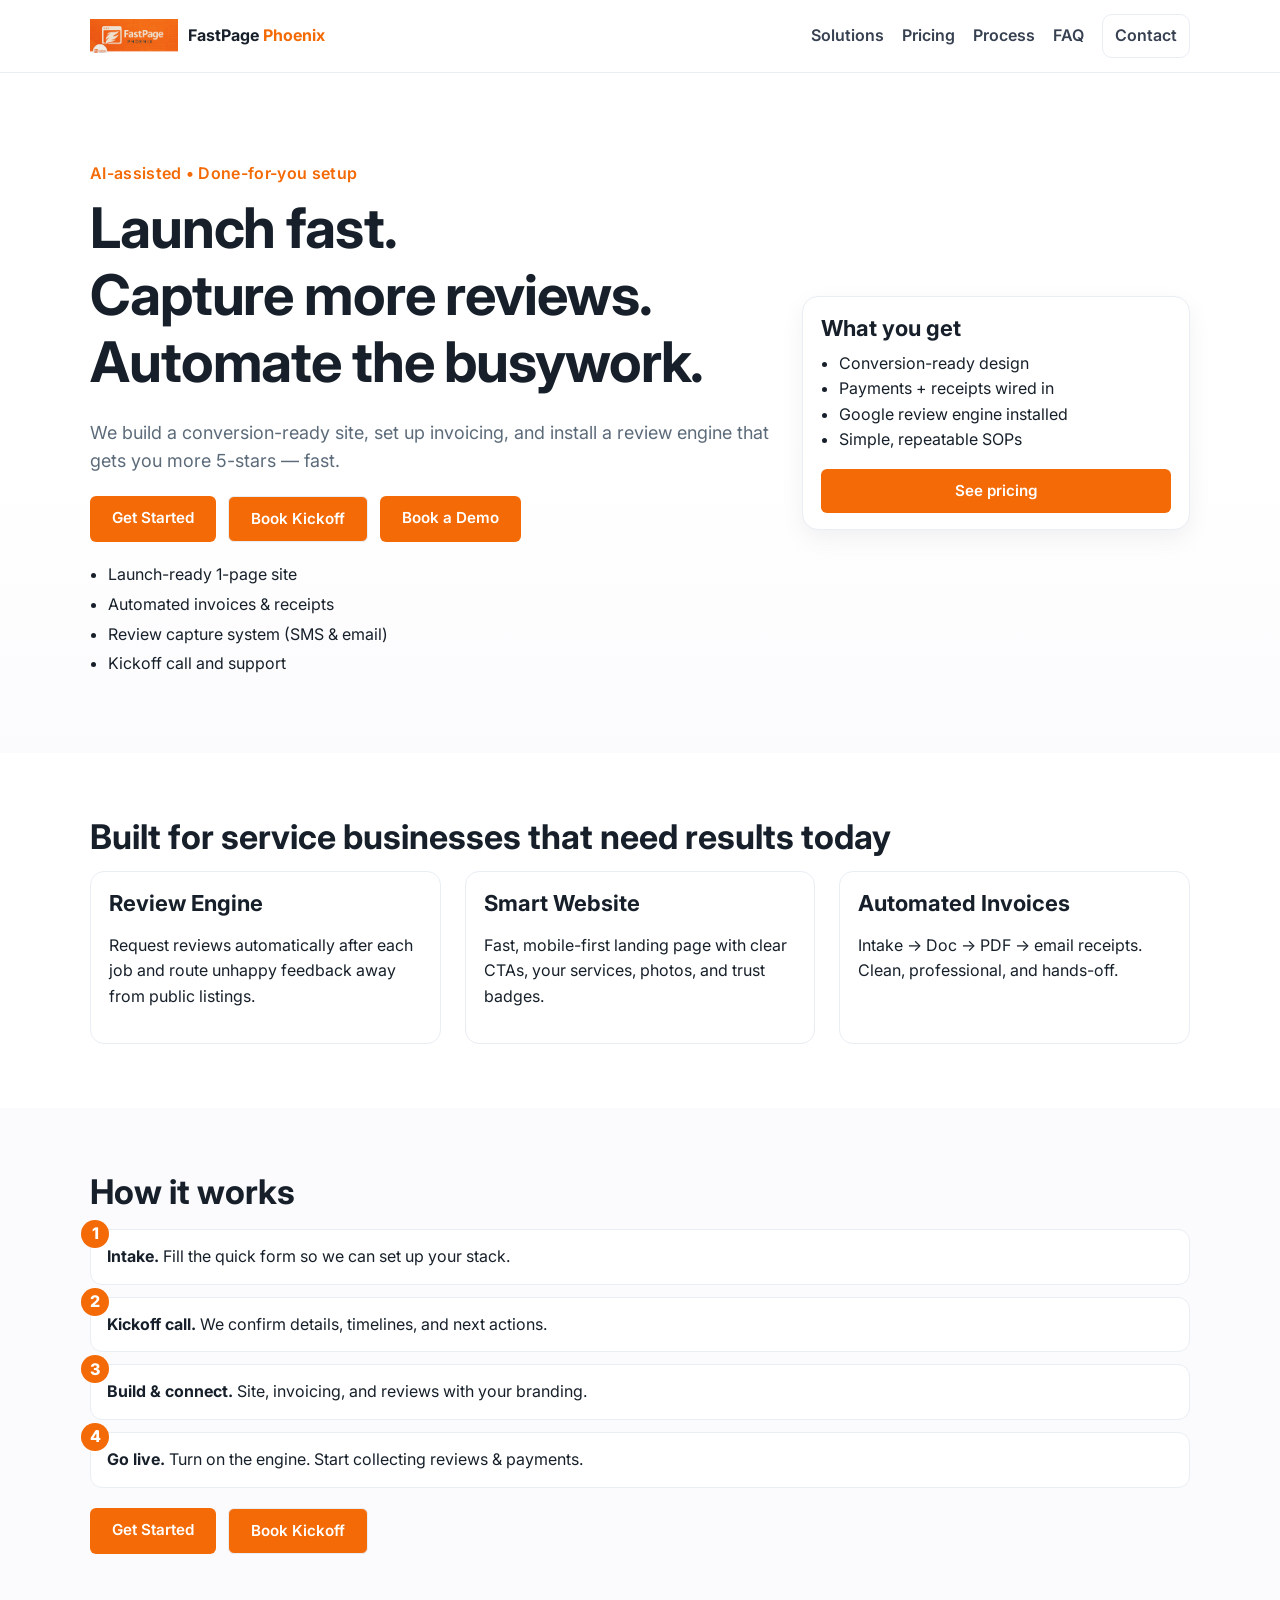
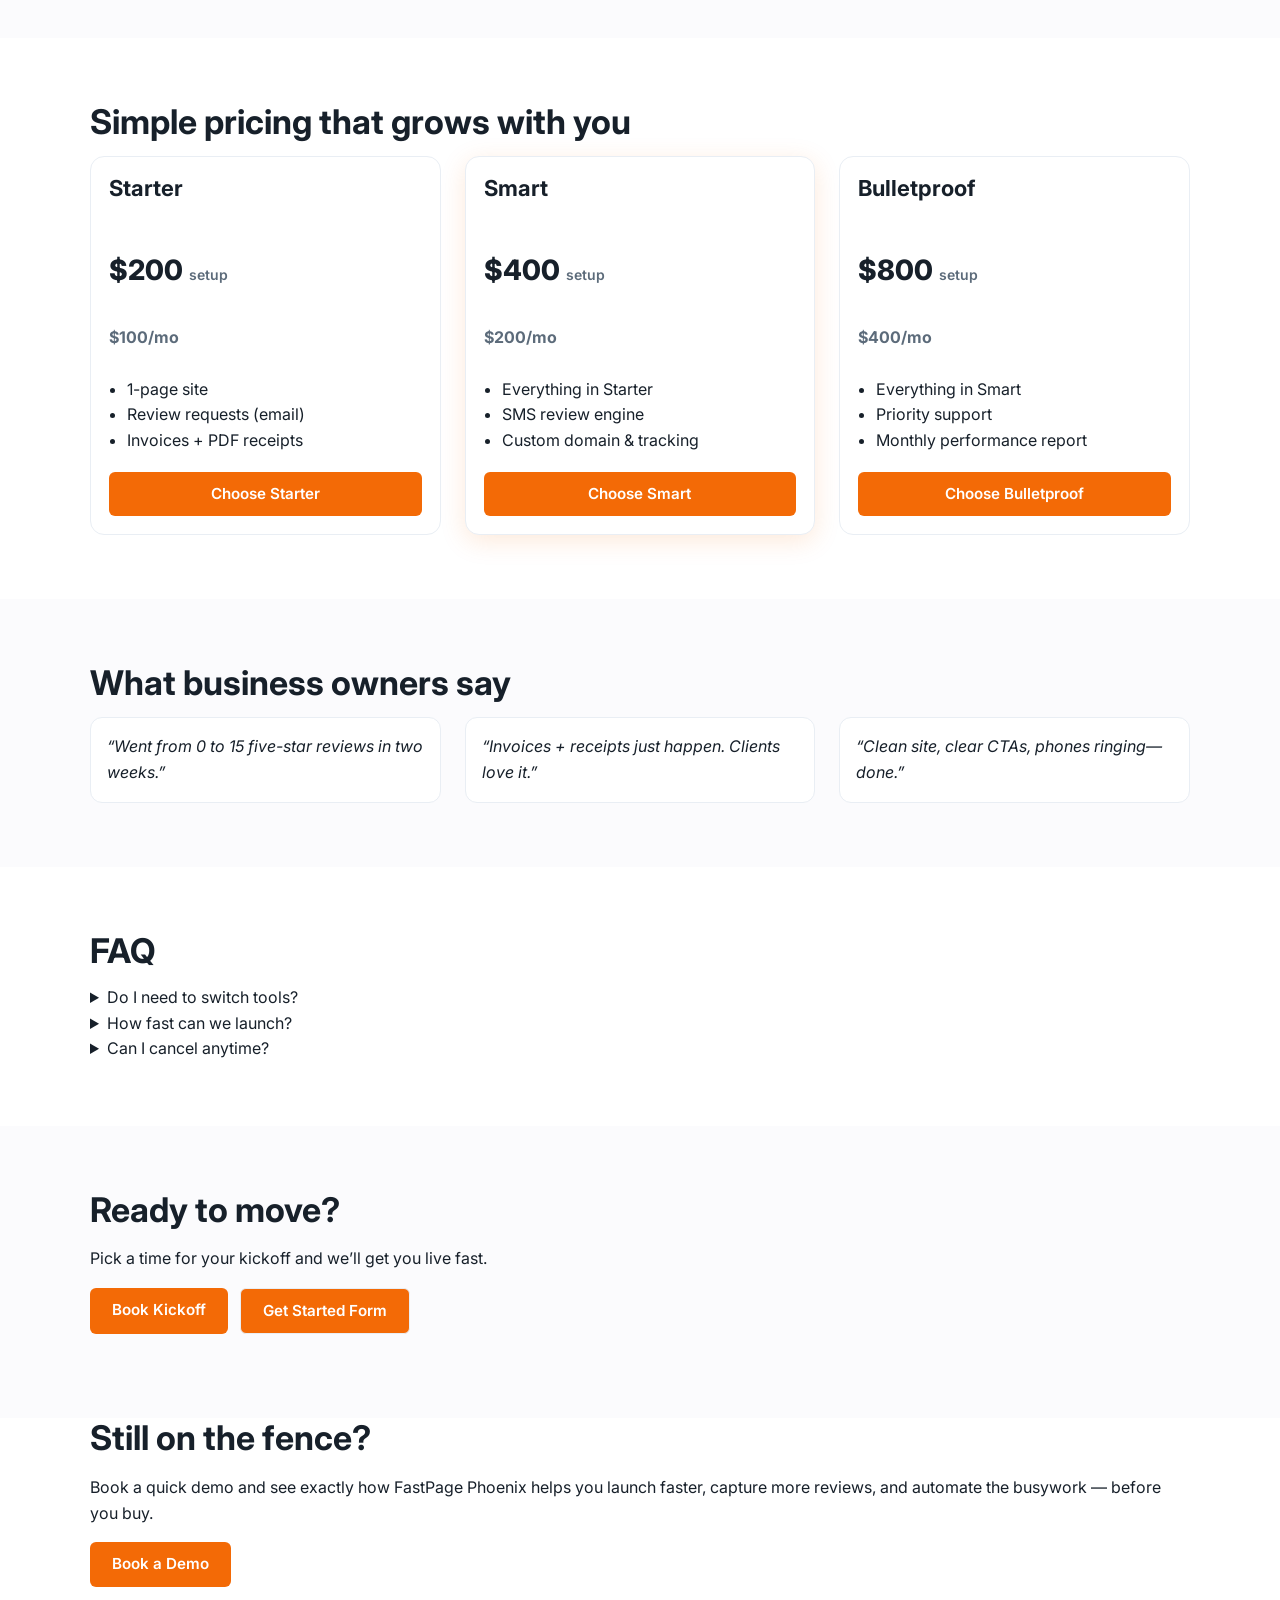
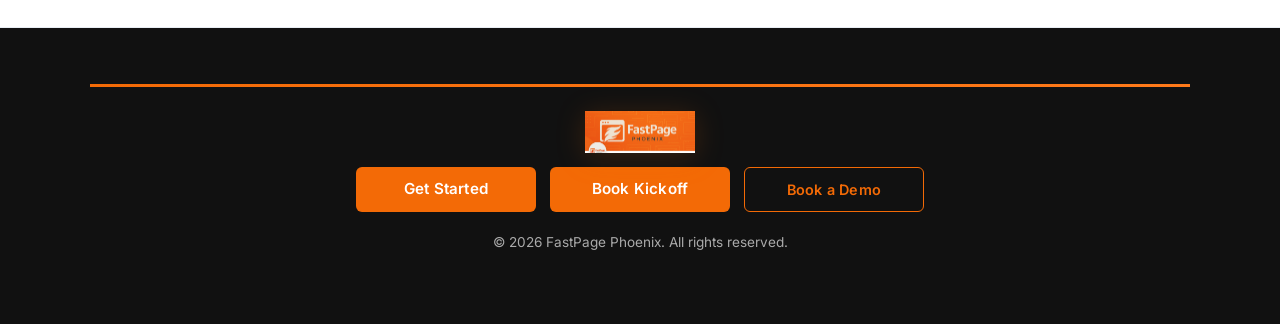
<file: index.html>
<!doctype html>
<html lang="en">
<head>
  <meta charset="utf-8" />
  <meta name="viewport" content="width=device-width, initial-scale=1" />
  <title>FastPage Phoenix — Reviews, Websites & Automation</title>
  <meta name="description" content="Launch fast. Capture more reviews. Automate the busywork. FastPage Phoenix builds a conversion-ready site, installs a review engine, and automates invoices—fast." />

  <!-- Open Graph -->
  <meta property="og:title" content="FastPage Phoenix — Reviews, Websites & Automation">
  <meta property="og:description" content="Launch fast. Capture more reviews. Automate the busywork.">
  <meta property="og:type" content="website">
  <meta property="og:url" content="https://fastpagephoenix.github.io/">
  <meta property="og:image" content="https://fastpagephoenix.github.io/images/logo.png">

  <!-- Fav/Icon -->
  <link rel="icon" href="logo.png" />

  <!-- Fonts + CSS -->
  <link rel="preconnect" href="https://fonts.gstatic.com" crossorigin>
  <link href="https://fonts.googleapis.com/css2?family=Inter:wght@400;600;700;800&display=swap" rel="stylesheet">
  <link rel="stylesheet" href="styles.css" />
</head>
<body>

  <!-- Header -->
  <header class="header">
    <div class="container header__inner">
      <a href="#" class="brand">
        <img src="logo.png" alt="FastPage Phoenix" class="brand__logo">
        <span class="brand__text">FastPage <strong>Phoenix</strong></span>
      </a>

      <nav class="nav" id="nav">
        <a href="#solutions">Solutions</a>
        <a href="#pricing">Pricing</a>
        <a href="#process">Process</a>
        <a href="#faq">FAQ</a>
        <a href="#contact" class="nav__cta">Contact</a>
      </nav>

      <button class="menu" aria-label="Open menu" id="menuBtn">
        <span></span><span></span><span></span>
      </button>
    </div>
  </header>

  <!-- Hero -->
  <section class="hero">
    <div class="container hero__inner">
      <div class="hero__copy">
        <p class="kicker">AI-assisted • Done-for-you setup</p>
        <h1>Launch fast. <br class="br-md">Capture more reviews. <br class="br-md">Automate the busywork.</h1>
        <p class="lead">
          We build a conversion-ready site, set up invoicing, and install a review engine that gets you more 5-stars — fast.
        </p>
        <div class="ctas">
          <a class="btn btn--primary" href="https://docs.google.com/forms/d/e/1FAIpQLSdMvU1Q_uMqbqT7hCtHx8H9uA9_5kSIBjVQcC4Zzkyh6FXNuA/viewform?usp=header" target="_blank" rel="noopener" class="btn">Get Started</a>
          <a class="btn btn--ghost" href="https://calendar.google.com/appointments/schedules/AcZssZ1zeyK4Tsy1887gyOezfktqXX1PxUopgLDgEw5p9P5_sXHx3xIissY-zIVmt_YNu31w_pUWY5rR" target="_blank" rel="noopener" class="btn">Book Kickoff</a>
          <a class="btn btn--primary" href="https://calendar.google.com/appointments/schedules/AcZssZ1zeyK4Tsy1887gyOezfktqXX1PxUopgLDgEw5p9P5_sXHx3xIissY-zIVmt_YNu31w_pUWY5rR" target="_blank" rel="noopener" class="btn small">Book a Demo</a>
        </div>

        <ul class="bullets">
          <li>Launch-ready 1-page site</li>
          <li>Automated invoices & receipts</li>
          <li>Review capture system (SMS & email)</li>
          <li>Kickoff call and support</li>
        </ul>
      </div>

      <div class="hero__card">
        <div class="card">
          <h3>What you get</h3>
          <ul>
            <li>Conversion-ready design</li>
            <li>Payments + receipts wired in</li>
            <li>Google review engine installed</li>
            <li>Simple, repeatable SOPs</li>
          </ul>
          <a class="btn btn--primary btn--block" href="#pricing">See pricing</a>
        </div>
      </div>
    </div>
  </section>

  <!-- Solutions -->
  <section class="section" id="solutions">
    <div class="container">
      <h2>Built for service businesses that need results today</h2>

      <div class="grid grid--3">
        <div class="feature">
          <h3>Review Engine</h3>
          <p>Request reviews automatically after each job and route unhappy feedback away from public listings.</p>
        </div>
        <div class="feature">
          <h3>Smart Website</h3>
          <p>Fast, mobile-first landing page with clear CTAs, your services, photos, and trust badges.</p>
        </div>
        <div class="feature">
          <h3>Automated Invoices</h3>
          <p>Intake → Doc → PDF → email receipts. Clean, professional, and hands-off.</p>
        </div>
      </div>
    </div>
  </section>

  <!-- Process -->
  <section class="section alt" id="process">
    <div class="container">
      <h2>How it works</h2>
      <ol class="steps">
        <li><strong>Intake.</strong> Fill the quick form so we can set up your stack.</li>
        <li><strong>Kickoff call.</strong> We confirm details, timelines, and next actions.</li>
        <li><strong>Build & connect.</strong> Site, invoicing, and reviews with your branding.</li>
        <li><strong>Go live.</strong> Turn on the engine. Start collecting reviews & payments.</li>
      </ol>
      <div class="ctas">
        <a class="btn btn--primary" href="https://docs.google.com/forms/d/e/1FAIpQLSdMvU1Q_uMqbqT7hCtHx8H9uA9_5kSIBjVQcC4Zzkyh6FXNuA/viewform?usp=header" target="_blank" rel="noopener">Get Started</a>
        <a class="btn btn--ghost" href="https://calendar.google.com/appointments/schedules/AcZssZ1zeyK4Tsy1887gyOezfktqXX1PxUopgLDgEw5p9P5_sXHx3xIissY-zIVmt_YNu31w_pUWY5rR" target="_blank" rel="noopener">Book Kickoff</a>
      </div>
    </div>
  </section>

  <!-- Pricing -->
  <section class="section" id="pricing">
    <div class="container">
      <h2>Simple pricing that grows with you</h2>
      <div class="grid grid--3 pricing">
        <div class="price">
          <h3>Starter</h3>
          <p class="price__num">$200 <span>setup</span></p>
          <p class="price__sub">$100/mo</p>
          <ul>
            <li>1-page site</li>
            <li>Review requests (email)</li>
            <li>Invoices + PDF receipts</li>
          </ul>
          <a class="btn btn--primary btn--block" href="#process">Choose Starter</a>
        </div>

        <div class="price price--focus">
          <h3>Smart</h3>
          <p class="price__num">$400 <span>setup</span></p>
          <p class="price__sub">$200/mo</p>
          <ul>
            <li>Everything in Starter</li>
            <li>SMS review engine</li>
            <li>Custom domain & tracking</li>
          </ul>
          <a class="btn btn--primary btn--block" href="#process">Choose Smart</a>
        </div>

        <div class="price">
          <h3>Bulletproof</h3>
          <p class="price__num">$800 <span>setup</span></p>
          <p class="price__sub">$400/mo</p>
          <ul>
            <li>Everything in Smart</li>
            <li>Priority support</li>
            <li>Monthly performance report</li>
          </ul>
          <a class="btn btn--primary btn--block" href="#process">Choose Bulletproof</a>
        </div>
      </div>
    </div>
  </section>

  <!-- Social proof (placeholder) -->
  <section class="section alt">
    <div class="container">
      <h2>What business owners say</h2>
      <div class="grid grid--3 testimonials">
        <blockquote>“Went from 0 to 15 five-star reviews in two weeks.”</blockquote>
        <blockquote>“Invoices + receipts just happen. Clients love it.”</blockquote>
        <blockquote>“Clean site, clear CTAs, phones ringing—done.”</blockquote>
      </div>
    </div>
  </section>

  <!-- FAQ -->
  <section class="section" id="faq">
    <div class="container">
      <h2>FAQ</h2>
      <details>
        <summary>Do I need to switch tools?</summary>
        <p>No. We connect to what you already use where possible and keep it simple.</p>
      </details>
      <details>
        <summary>How fast can we launch?</summary>
        <p>Often within a few days after kickoff—your content + availability determine speed.</p>
      </details>
      <details>
        <summary>Can I cancel anytime?</summary>
        <p>Yes. No long-term contracts.</p>
      </details>
    </div>
  </section>

  <!-- Contact -->
  <section class="section alt" id="contact">
    <div class="container contact">
      <div>
        <h2>Ready to move?</h2>
        <p>Pick a time for your kickoff and we’ll get you live fast.</p>
        <div class="ctas">
          <a class="btn btn--primary" href="https://calendar.google.com/appointments/schedules/AcZssZ1zeyK4Tsy1887gyOezfktqXX1PxUopgLDgEw5p9P5_sXHx3xIissY-zIVmt_YNu31w_pUWY5rR" target="_blank" rel="noopener">Book Kickoff</a>
          <a class="btn btn--ghost" href="https://docs.google.com/forms/d/e/1FAIpQLSdMvU1Q_uMqbqT7hCtHx8H9uA9_5kSIBjVQcC4Zzkyh6FXNuA/viewform?usp=header" target="_blank" rel="noopener">Get Started Form</a>
        </div>
      </div>
    </div>
  </section>

  <!-- Demo Section -->
<section class="demo">
  <div class="container">
    <h2>Still on the fence?</h2>
    <p>Book a quick demo and see exactly how FastPage Phoenix helps you launch faster, capture more reviews, and automate the busywork — before you buy.</p>
    <a href="#contact" class="btn">Book a Demo</a>
  </div>
</section>

  <footer class="footer">
  <div class="footer-divider"></div>

  <div class="footer-content">
    <img src="logo.png" alt="FastPage Phoenix" class="footer-logo">

    <div class="footer-buttons">
      <a href="https://docs.google.com/forms/d/e/1FAIpQLSdMvU1Q_uMqbpT7hCtHx8H9uA9_5kSIBjVQcC4Zzkyh6FXNuA/viewform?usp=header" 
         class="btn">Get Started</a>
      <a href="https://calendar.google.com/appointments/schedules/AcZssZ1zeyK4Tsy1887gy0ezfktqXX1PxUopgLDgEw5p9P5_sXHx3xIissY-zIVmt_YNu31w_pUWY5rR" 
         class="btn">Book Kickoff</a>
      <a href="https://calendar.google.com/appointments/schedules/AcZssZ1zeyK4Tsy1887gy0ezfktqXX1PxUopgLDgEw5p9P5_sXHx3xIissY-zIVmt_YNu31w_pUWY5rR" 
         class="btn small">Book a Demo</a>
    </div>

    <p class="footer-copy">© <span id="year"></span> FastPage Phoenix. All rights reserved.</p>
  </div>
</footer>

  <script>
    // mobile menu
    const menuBtn = document.getElementById('menuBtn');
    const nav = document.getElementById('nav');
    menuBtn.addEventListener('click', () => nav.classList.toggle('nav--open'));
    // year
    document.getElementById('year').textContent = new Date().getFullYear();
  </script>
</body>
</html>
</file>
<file: styles.css>
:root{
  --brand:#f36a06;      /* orange from your logo */
  --ink:#17202A;
  --muted:#5c6b7a;
  --bg:#ffffff;
  --alt:#fbfbfd;
  --ring:#e9eef4;
  --accent:#0d6efd;     /* buttons hover tint */
}

*{box-sizing:border-box}
html,body{margin:0}
body{
  font-family:Inter,system-ui,-apple-system,Segoe UI,Roboto,Helvetica,Arial,sans-serif;
  color:var(--ink);
  background:var(--bg);
  line-height:1.6;
}

img{max-width:100%;display:block}

/* Layout */
.container{max-width:1140px;margin:0 auto;padding:0 20px}
.section{padding:64px 0}
.section.alt{background:var(--alt)}
h1,h2,h3{line-height:1.2;margin:0 0 .4em}
h1{font-size:clamp(32px,5vw,56px);letter-spacing:-.02em}
h2{font-size:clamp(24px,3.2vw,34px)}
h3{font-size:clamp(18px,2vw,22px)}
.lead{font-size:1.125rem;color:var(--muted)}
.kicker{font-weight:600;color:var(--brand);letter-spacing:.02em;margin-bottom:.5rem}

.grid{display:grid;gap:24px}
.grid--3{grid-template-columns:repeat(3,minmax(0,1fr))}
@media(max-width:900px){.grid--3{grid-template-columns:1fr 1fr}}
@media(max-width:640px){.grid--3{grid-template-columns:1fr}}

/* Header */
.header{
  position:sticky;top:0;z-index:50;background:#fff;border-bottom:1px solid var(--ring)
}
.header__inner{display:flex;align-items:center;justify-content:space-between;height:72px}
.brand{display:flex;align-items:center;gap:.6rem;text-decoration:none;color:inherit}
.brand__logo{height:34px;width:auto}
.brand__text{font-weight:700}
.brand__text strong{color:var(--brand)}

.nav{display:flex;gap:18px;align-items:center}
.nav a{color:#374151;text-decoration:none;font-weight:600}
.nav a:hover{color:var(--brand)}
.nav__cta{
  padding:8px 12px;border:1px solid var(--ring);border-radius:10px
}
.menu{display:none;border:0;background:transparent;cursor:pointer}
.menu span{display:block;width:22px;height:2px;background:#111;margin:5px 0;border-radius:2px}

@media(max-width:900px){
  .nav{position:fixed;inset:72px 0 auto 0;background:#fff;border-bottom:1px solid var(--ring);padding:16px 20px;display:none;flex-direction:column}
  .nav.nav--open{display:flex}
  .menu{display:block}
}

/* Hero */
.hero{padding:72px 0;background:linear-gradient(180deg,#fff, #fff 55%, #fbfbfd)}
.hero__inner{display:grid;grid-template-columns:1.4fr .8fr;gap:32px;align-items:center}
@media(max-width:900px){.hero__inner{grid-template-columns:1fr}}
.br-md{display:none}@media(min-width:900px){.br-md{display:inline}}

.ctas{display:flex;gap:12px;flex-wrap:wrap;margin:20px 0}
.btn{
  display:inline-block;padding:12px 18px;border-radius:12px;font-weight:700;text-decoration:none;text-align:center
}
.btn--primary{background:var(--brand);color:#fff}
.btn--primary:hover{filter:brightness(.95)}
.btn--ghost{border:1px solid var(--ring);color:#111;background:#fff}
.btn--ghost:hover{border-color:#cfd6de}
.btn--block{display:block;width:100%}

.bullets{margin:16px 0 0 0;padding-left:18px}
.bullets li{margin:.25rem 0}

.hero__card .card{
  background:#fff;border:1px solid var(--ring);border-radius:16px;padding:18px 18px 16px;box-shadow:0 8px 24px rgba(17,24,39,.06)
}
.hero__card .card h3{margin-bottom:.6rem}
.hero__card .card ul{padding-left:18px;margin:.25rem 0 1rem}

/* Features */
.feature{background:#fff;border:1px solid var(--ring);border-radius:14px;padding:18px}

/* Steps */
.steps{counter-reset:step;display:grid;gap:12px;padding-left:0}
.steps li{
  list-style:none;border:1px solid var(--ring);border-radius:12px;padding:14px 16px;background:#fff;position:relative
}
.steps li::before{
  counter-increment:step;content:counter(step);
  position:absolute;left:-10px;top:-10px;
  background:var(--brand);color:#fff;border-radius:999px;width:28px;height:28px;display:grid;place-items:center;font-weight:800
}

/* Pricing */
.pricing .price{
  background:#fff;border:1px solid var(--ring);border-radius:14px;padding:18px;display:flex;flex-direction:column;gap:10px
}
.price--focus{border-color:var(--brand);box-shadow:0 6px 26px rgba(243,106,6,.15)}
.price__num{font-size:28px;font-weight:800}
.price__num span{font-size:14px;font-weight:600;color:var(--muted)}
.price__sub{margin-top:-6px;color:var(--muted);font-weight:700}
.price ul{padding-left:18px;margin:0 0 8px}

/* Testimonials */
.testimonials blockquote{
  margin:0;padding:16px;border:1px solid var(--ring);border-radius:12px;background:#fff;font-style:italic
}

/* Contact */
.contact .ctas{margin-top:12px}

/* Footer */
.footer{padding:24px 0;border-top:1px solid var(--ring);background:#fff}
.footer__inner{display:flex;align-items:center;justify-content:space-between;gap:18px;flex-wrap:wrap}
.footer__nav{display:flex;gap:14px}
.footer__nav a{text-decoration:none;color:#444}
.footer__nav a:hover{color:var(--brand)}

/* Header Demo Button */
header .btn.small {
  background: transparent;
  border: 2px solid var(--brand);
  color: var(--brand);
  padding: 8px 18px;
  margin-left: 12px;
  border-radius: 6px;
  font-size: 0.9rem;
  font-weight: 600;
  transition: all 0.2s ease;
}

header .btn.small:hover {
  background: var(--brand);
  color: #fff;
}

/* =========================
   Footer Styles
   ========================= */
.footer {
  background: #111; /* dark, sleek background */
  color: #fff;
  padding: 40px 20px;
  text-align: center;
}

.footer-content {
  max-width: 1200px;
  margin: 0 auto;
}

.footer-logo {
  width: 140px;
  margin-bottom: 20px;
}

.footer-buttons {
  margin: 20px 0;
  display: flex;
  justify-content: center;
  flex-wrap: wrap;
  gap: 12px;
}

.footer-copy {
  font-size: 0.85rem;
  color: #aaa;
  margin-top: 20px;
}

/* =========================
   Button Styles
   ========================= */
.btn {
  display: inline-block;
  background: var(--brand);
  color: #fff;
  padding: 10px 22px;
  border-radius: 6px;
  font-size: 0.95rem;
  font-weight: 600;
  text-decoration: none;
  transition: all 0.3s ease;
}

.btn:hover {
  background: var(--brand-dark);
  transform: translateY(-2px);
}

.btn.small {
  background: transparent;
  border: 2px solid var(--brand);
  color: var(--brand);
  padding: 8px 18px;
  font-size: 0.9rem;
}

.btn.small:hover {
  background: var(--brand);
  color: #fff;
}
/* === Footer === */
.footer {
  background: #111;
  color: #fff;
  padding: 40px 20px;
  text-align: center;
  margin-top: 40px;
}

.footer-divider {
  height: 4px;
  width: 100%;
  background: var(--brand); /* orange brand color */
  margin-bottom: 20px;
}

.footer-logo {
  width: 90px;
  margin-bottom: 20px;
}

.footer-buttons {
  display: flex;
  justify-content: center;
  flex-wrap: wrap;
  gap: 12px;
  margin-bottom: 20px;
}

.footer-buttons .btn {
  background: var(--brand);
  color: #fff;
  padding: 10px 18px;
  border-radius: 6px;
  text-decoration: none;
  font-weight: 600;
  transition: background 0.2s ease;
}

.footer-buttons .btn:hover {
  background: var(--brand-dark);
}

.footer-buttons .btn.small {
  background: transparent;
  border: 2px solid var(--brand);
  color: var(--brand);
}

.footer-buttons .btn.small:hover {
  background: var(--brand);
  color: #fff;
}

.footer-copy {
  font-size: 0.85rem;
  color: #aaa;
}
/* Footer refinements */
.footer { padding-top: 56px; padding-bottom: 56px; }
.footer-content { max-width: 1100px; margin: 0 auto; }
.footer-divider { max-width: 1100px; margin: 0 auto 24px; height: 3px; background: linear-gradient(90deg, var(--brand), #ff7a1a); }

/* Logo a touch larger with subtle depth */
.footer-logo { width: 110px; margin: 0 auto 14px; filter: drop-shadow(0 4px 14px rgba(243, 106, 0, 0.18)); }

/* Button rhythm and hierarchy */
.footer-buttons { gap: 14px; margin-top: 6px; margin-bottom: 18px; }
.footer-buttons .btn { min-width: 180px; letter-spacing: .2px; }
.footer-buttons .btn.small { border-width: 1.5px; }

/* “Still on the fence?” section spacing harmony with footer */
.fence { padding: 64px 0 28px; border-top: 1px solid rgba(0,0,0,.04); }
.fence .btn { box-shadow: 0 6px 18px rgba(243,106,0,.18); }
.fence .btn:hover { box-shadow: 0 8px 22px rgba(243,106,0,.22); }

/* Mobile tidy-up */
@media (max-width: 768px) {
  .footer { padding-top: 44px; padding-bottom: 44px; }
  .footer-logo { width: 90px; }
  .footer-buttons .btn { width: 100%; max-width: 360px; }
}

/* Subtle focus rings for accessibility */
.footer-buttons .btn:focus-visible,
.fence .btn:focus-visible {
  outline: 2px solid #fff;
  outline-offset: 2px;
  box-shadow: 0 0 0 3px rgba(243,106,0,.35);
}
</file>
